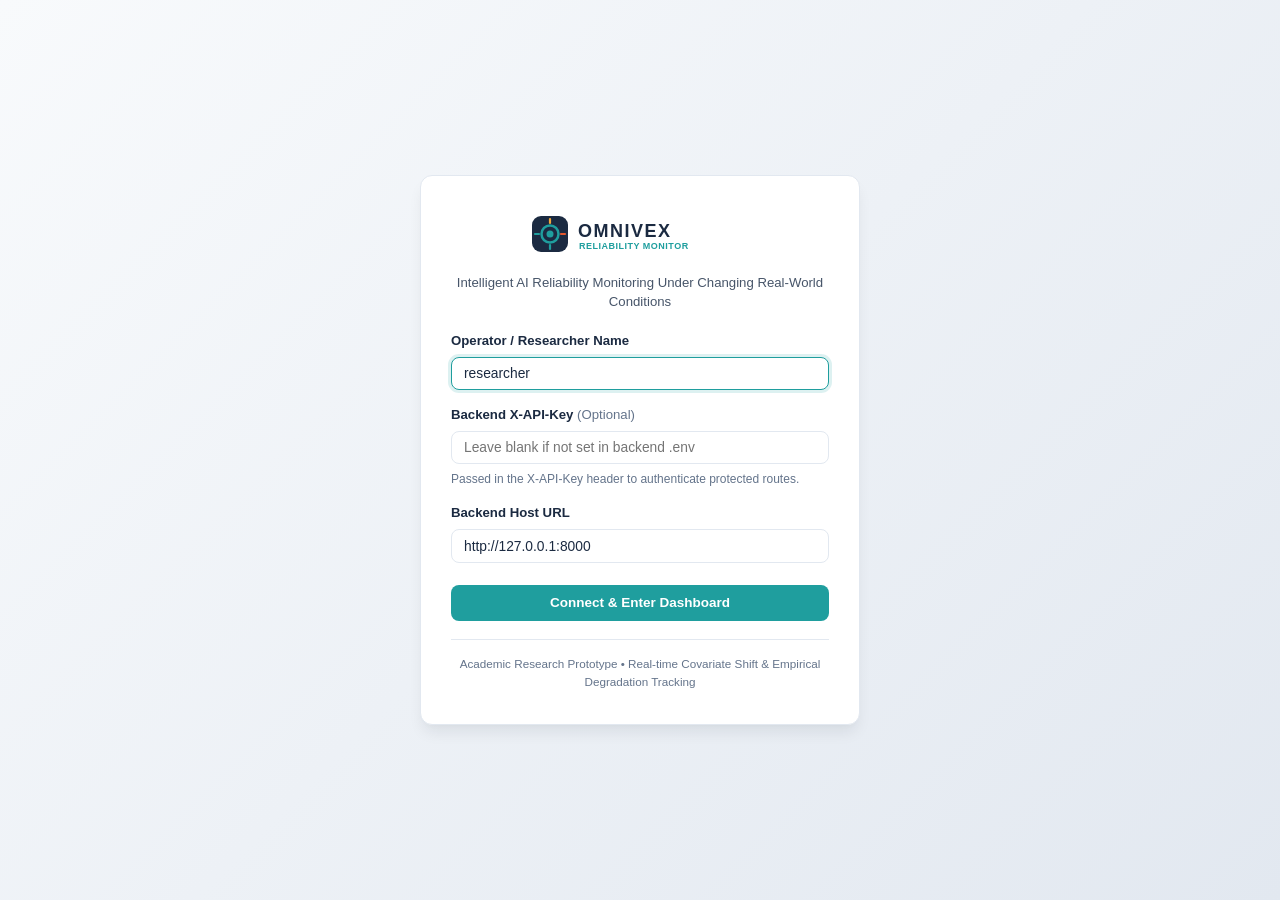
<file: frontend-web/index.html>
<!DOCTYPE html>
<html lang="en">
<head>
  <meta charset="UTF-8">
  <meta name="viewport" content="width=device-width, initial-scale=1.0">
  <title>OMNIVEX – Login & Connect</title>
  <link rel="icon" type="image/svg+xml" href="assets/favicon.svg">
  <link rel="stylesheet" href="css/styles.css">
</head>
<body class="login-page">

  <main class="login-card" role="main">
    <div class="login-header">
      <img src="assets/logo.svg" alt="OMNIVEX Logo">
      <p class="login-subtitle">Intelligent AI Reliability Monitoring Under Changing Real-World Conditions</p>
    </div>

    <div id="login-error-box" style="display: none; padding: 0.75rem 1rem; border-radius: 6px; background-color: var(--color-coral-subtle); border: 1px solid var(--color-coral-border); color: var(--color-coral-dark); font-size: 0.85rem;"></div>

    <form id="login-form">
      <div class="form-group">
        <label for="username" class="form-label">Operator / Researcher Name</label>
        <input type="text" id="username" class="form-control" placeholder="e.g. researcher" value="researcher" required autofocus>
      </div>

      <div class="form-group">
        <label for="api-key" class="form-label">Backend X-API-Key <span style="font-weight: normal; color: var(--text-muted);">(Optional)</span></label>
        <input type="password" id="api-key" class="form-control" placeholder="Leave blank if not set in backend .env">
        <span class="form-hint">Passed in the X-API-Key header to authenticate protected routes.</span>
      </div>

      <div class="form-group">
        <label for="base-url" class="form-label">Backend Host URL</label>
        <input type="url" id="base-url" class="form-control" value="http://127.0.0.1:8000" required>
      </div>

      <button type="submit" id="submit-btn" class="btn btn-primary" style="width: 100%; margin-top: 0.5rem;">
        Connect & Enter Dashboard
      </button>
    </form>

    <div style="text-align: center; font-size: 0.78rem; color: var(--text-muted); border-top: 1px solid var(--border-color); padding-top: 1rem;">
      Academic Research Prototype • Real-time Covariate Shift & Empirical Degradation Tracking
    </div>
  </main>

  <script type="module">
    import { auth } from "./js/core/auth.js";
    import { getApiBaseUrl } from "./js/api/config.js";

    // 1. If already authenticated, redirect straight to dashboard
    auth.redirectIfAuth();

    // 2. Prefill saved base URL
    const baseUrlInput = document.getElementById("base-url");
    if (baseUrlInput) {
      baseUrlInput.value = getApiBaseUrl();
    }

    // 3. Handle Login Submission
    const form = document.getElementById("login-form");
    const errorBox = document.getElementById("login-error-box");
    const submitBtn = document.getElementById("submit-btn");

    form.addEventListener("submit", async (e) => {
      e.preventDefault();
      errorBox.style.display = "none";
      submitBtn.disabled = true;
      submitBtn.textContent = "Verifying Backend Connection...";

      const username = document.getElementById("username").value.trim();
      const apiKey = document.getElementById("api-key").value.trim();
      const baseUrl = document.getElementById("base-url").value.trim();

      const result = await auth.login(username, apiKey, baseUrl);

      if (result.ok) {
        window.location.href = "app.html#/overview";
      } else {
        submitBtn.disabled = false;
        submitBtn.textContent = "Connect & Enter Dashboard";
        errorBox.textContent = result.error;
        errorBox.style.display = "block";
      }
    });
  </script>
</body>
</html>
</file>
<file: frontend-web/css/styles.css>
/**
 * OMNIVEX Design System
 * Palette: Navy (#1B2A41), Teal (#1F9E9E), Amber (#F2A93B), Coral (#E4572E)
 * Theme: Light, Clean, Academic, Calm
 */

:root {
  /* Brand Palette */
  --color-navy: #1B2A41;
  --color-navy-dark: #111B2B;
  --color-navy-subtle: rgba(27, 42, 65, 0.06);
  --color-navy-border: rgba(27, 42, 65, 0.14);

  --color-teal: #1F9E9E;
  --color-teal-dark: #177D7D;
  --color-teal-light: #32B6B6;
  --color-teal-subtle: rgba(31, 158, 158, 0.10);
  --color-teal-border: rgba(31, 158, 158, 0.25);

  --color-amber: #F2A93B;
  --color-amber-dark: #C6811E;
  --color-amber-subtle: rgba(242, 169, 59, 0.12);
  --color-amber-border: rgba(242, 169, 59, 0.30);

  --color-coral: #E4572E;
  --color-coral-dark: #BD3C17;
  --color-coral-subtle: rgba(228, 87, 46, 0.12);
  --color-coral-border: rgba(228, 87, 46, 0.28);

  /* Neutrals & Surfaces */
  --bg-page: #F8FAFC;
  --bg-surface: #FFFFFF;
  --bg-surface-elevated: #FFFFFF;
  --bg-surface-hover: #F1F5F9;
  --bg-subtle: #F1F5F9;

  --border-color: #E2E8F0;
  --border-color-strong: #CBD5E1;

  --text-primary: #1B2A41;
  --text-secondary: #475569;
  --text-muted: #64748B;
  --text-inverse: #FFFFFF;

  /* Typography */
  --font-sans: -apple-system, BlinkMacSystemFont, "Segoe UI", Roboto, "Helvetica Neue", Arial, sans-serif;
  --font-mono: ui-monospace, SFMono-Regular, Menlo, Monaco, Consolas, "Liberation Mono", "Courier New", monospace;

  /* Shadows */
  --shadow-sm: 0 1px 2px 0 rgba(15, 23, 42, 0.05);
  --shadow-md: 0 4px 6px -1px rgba(15, 23, 42, 0.07), 0 2px 4px -2px rgba(15, 23, 42, 0.04);
  --shadow-lg: 0 10px 15px -3px rgba(15, 23, 42, 0.08), 0 4px 6px -4px rgba(15, 23, 42, 0.03);
  --shadow-card: 0 2px 8px rgba(27, 42, 65, 0.05);

  /* Radii */
  --radius-sm: 4px;
  --radius-md: 8px;
  --radius-lg: 12px;
  --radius-full: 9999px;

  /* Layout */
  --sidebar-width: 250px;
  --header-height: 64px;
  --transition-fast: 150ms ease;
  --transition-normal: 250ms ease;
}

/* Base Reset & Box Sizing */
*, *::before, *::after {
  box-sizing: border-box;
  margin: 0;
  padding: 0;
}

html, body {
  height: 100%;
  font-family: var(--font-sans);
  background-color: var(--bg-page);
  color: var(--text-primary);
  font-size: 15px;
  line-height: 1.5;
  -webkit-font-smoothing: antialiased;
}

/* Typography Defaults */
h1, h2, h3, h4, h5, h6 {
  color: var(--color-navy);
  font-weight: 700;
  line-height: 1.25;
}

h1 { font-size: 1.65rem; }
h2 { font-size: 1.35rem; }
h3 { font-size: 1.15rem; }
h4 { font-size: 1.00rem; }

p {
  color: var(--text-secondary);
}

a {
  color: var(--color-teal);
  text-decoration: none;
  font-weight: 500;
}

a:hover {
  text-decoration: underline;
}

code, pre {
  font-family: var(--font-mono);
  font-size: 0.9em;
}

/* Layout Shells */
.app-container {
  display: flex;
  min-height: 100vh;
}

/* Sidebar */
.app-sidebar {
  width: var(--sidebar-width);
  background-color: var(--color-navy);
  color: var(--text-inverse);
  display: flex;
  flex-direction: column;
  position: fixed;
  top: 0;
  bottom: 0;
  left: 0;
  z-index: 40;
  box-shadow: 2px 0 10px rgba(0, 0, 0, 0.1);
  transition: transform var(--transition-normal);
}

.sidebar-brand {
  padding: 1.25rem 1.25rem 1.25rem;
  border-bottom: 1px solid rgba(255, 255, 255, 0.1);
  display: flex;
  align-items: center;
  justify-content: space-between;
}

.sidebar-logo {
  display: flex;
  align-items: center;
  gap: 0.75rem;
  text-decoration: none;
}

.sidebar-logo img {
  height: 34px;
  width: auto;
}

.sidebar-logo-text {
  font-size: 1.15rem;
  font-weight: 800;
  letter-spacing: 1px;
  color: #FFFFFF;
}

.sidebar-logo-sub {
  font-size: 0.65rem;
  color: var(--color-teal);
  font-weight: 700;
  letter-spacing: 0.5px;
  text-transform: uppercase;
}

.sidebar-nav {
  flex: 1;
  padding: 1rem 0.75rem;
  overflow-y: auto;
  display: flex;
  flex-direction: column;
  gap: 0.25rem;
}

.nav-section-title {
  font-size: 0.68rem;
  font-weight: 700;
  text-transform: uppercase;
  letter-spacing: 1px;
  color: rgba(255, 255, 255, 0.45);
  padding: 0.75rem 0.75rem 0.25rem;
}

.nav-link {
  display: flex;
  align-items: center;
  gap: 0.75rem;
  padding: 0.65rem 0.85rem;
  color: rgba(255, 255, 255, 0.75);
  border-radius: var(--radius-md);
  font-weight: 500;
  font-size: 0.92rem;
  transition: all var(--transition-fast);
}

.nav-link:hover {
  background-color: rgba(255, 255, 255, 0.08);
  color: #FFFFFF;
  text-decoration: none;
}

.nav-link.active {
  background-color: var(--color-teal);
  color: #FFFFFF;
  font-weight: 600;
  box-shadow: 0 2px 6px rgba(31, 158, 158, 0.4);
}

.nav-icon {
  width: 18px;
  height: 18px;
  display: inline-flex;
  align-items: center;
  justify-content: center;
  flex-shrink: 0;
}

.sidebar-footer {
  padding: 1rem 1.25rem;
  border-top: 1px solid rgba(255, 255, 255, 0.1);
  display: flex;
  flex-direction: column;
  gap: 0.5rem;
}

.sidebar-user {
  display: flex;
  align-items: center;
  justify-content: space-between;
  font-size: 0.82rem;
  color: rgba(255, 255, 255, 0.8);
}

.user-badge {
  display: flex;
  align-items: center;
  gap: 0.5rem;
}

.user-dot {
  width: 8px;
  height: 8px;
  border-radius: 50%;
  background-color: var(--color-teal);
}

.logout-btn {
  background: transparent;
  border: 1px solid rgba(255, 255, 255, 0.2);
  color: rgba(255, 255, 255, 0.8);
  padding: 0.4rem 0.75rem;
  border-radius: var(--radius-sm);
  cursor: pointer;
  font-size: 0.8rem;
  display: flex;
  align-items: center;
  justify-content: center;
  gap: 0.4rem;
  transition: background var(--transition-fast);
}

.logout-btn:hover {
  background: rgba(228, 87, 46, 0.2);
  border-color: var(--color-coral);
  color: #FFFFFF;
}

/* Main Content Area */
.app-main {
  flex: 1;
  margin-left: var(--sidebar-width);
  display: flex;
  flex-direction: column;
  min-height: 100vh;
}

/* Header */
.app-header {
  height: var(--header-height);
  background-color: var(--bg-surface);
  border-bottom: 1px solid var(--border-color);
  padding: 0 1.75rem;
  display: flex;
  align-items: center;
  justify-content: space-between;
  position: sticky;
  top: 0;
  z-index: 30;
}

.header-left {
  display: flex;
  align-items: center;
  gap: 1rem;
}

.mobile-menu-btn {
  display: none;
  background: none;
  border: none;
  cursor: pointer;
  color: var(--color-navy);
  font-size: 1.25rem;
}

.page-title-group h1 {
  font-size: 1.25rem;
  font-weight: 700;
}

.page-subtitle {
  font-size: 0.82rem;
  color: var(--text-muted);
}

.header-right {
  display: flex;
  align-items: center;
  gap: 1rem;
}

.backend-status-pill {
  display: inline-flex;
  align-items: center;
  gap: 0.45rem;
  padding: 0.3rem 0.75rem;
  border-radius: var(--radius-full);
  font-size: 0.78rem;
  font-weight: 600;
  border: 1px solid var(--border-color);
  background-color: var(--bg-subtle);
  color: var(--text-secondary);
}

.backend-status-pill.online {
  background-color: var(--color-teal-subtle);
  border-color: var(--color-teal-border);
  color: var(--color-teal-dark);
}

.backend-status-pill.offline {
  background-color: var(--color-coral-subtle);
  border-color: var(--color-coral-border);
  color: var(--color-coral-dark);
}

.status-dot {
  width: 7px;
  height: 7px;
  border-radius: 50%;
  background-color: currentColor;
}

/* Page Body Container */
.page-body {
  padding: 1.75rem;
  flex: 1;
  max-width: 1400px;
  width: 100%;
}

/* View Header / Intro */
.view-intro {
  margin-bottom: 1.5rem;
  display: flex;
  flex-direction: column;
  gap: 0.25rem;
}

.view-intro h2 {
  font-size: 1.35rem;
}

.view-intro p {
  color: var(--text-secondary);
  font-size: 0.95rem;
}

/* Cards & Surfaces */
.card {
  background-color: var(--bg-surface);
  border: 1px solid var(--border-color);
  border-radius: var(--radius-lg);
  box-shadow: var(--shadow-card);
  padding: 1.35rem;
  margin-bottom: 1.5rem;
  transition: border-color var(--transition-fast);
}

.card-header {
  display: flex;
  align-items: center;
  justify-content: space-between;
  margin-bottom: 1rem;
  padding-bottom: 0.75rem;
  border-bottom: 1px solid var(--border-color);
}

.card-title {
  font-size: 1.05rem;
  font-weight: 700;
  color: var(--color-navy);
}

.card-subtitle {
  font-size: 0.85rem;
  color: var(--text-muted);
}

/* Grid Layouts */
.grid-2 {
  display: grid;
  grid-template-columns: repeat(2, minmax(0, 1fr));
  gap: 1.25rem;
}

.grid-3 {
  display: grid;
  grid-template-columns: repeat(3, minmax(0, 1fr));
  gap: 1.25rem;
}

.grid-4 {
  display: grid;
  grid-template-columns: repeat(4, minmax(0, 1fr));
  gap: 1.25rem;
}

/* Metric Card */
.metric-card {
  background-color: var(--bg-surface);
  border: 1px solid var(--border-color);
  border-radius: var(--radius-lg);
  padding: 1.25rem;
  display: flex;
  flex-direction: column;
  gap: 0.4rem;
  box-shadow: var(--shadow-sm);
  position: relative;
  overflow: hidden;
}

.metric-card::before {
  content: "";
  position: absolute;
  top: 0;
  left: 0;
  width: 4px;
  height: 100%;
  background-color: var(--border-color-strong);
}

.metric-card.healthy::before { background-color: var(--color-teal); }
.metric-card.warning::before { background-color: var(--color-amber); }
.metric-card.critical::before { background-color: var(--color-coral); }
.metric-card.navy::before { background-color: var(--color-navy); }

.metric-label {
  font-size: 0.82rem;
  font-weight: 600;
  text-transform: uppercase;
  letter-spacing: 0.5px;
  color: var(--text-muted);
}

.metric-value {
  font-size: 1.75rem;
  font-weight: 800;
  color: var(--color-navy);
  line-height: 1.15;
}

.metric-sub {
  font-size: 0.82rem;
  color: var(--text-secondary);
}

/* Status Badges */
.status-badge {
  display: inline-flex;
  align-items: center;
  gap: 0.4rem;
  padding: 0.25rem 0.65rem;
  border-radius: var(--radius-full);
  font-size: 0.8rem;
  font-weight: 600;
  line-height: 1;
  border: 1px solid transparent;
  white-space: nowrap;
}

/* Reliability States */
.status-NORMAL {
  background-color: var(--color-teal-subtle);
  border-color: var(--color-teal-border);
  color: var(--color-teal-dark);
}

.status-DRIFT_DETECTED {
  background-color: var(--color-amber-subtle);
  border-color: var(--color-amber-border);
  color: var(--color-amber-dark);
}

.status-PERFORMANCE_DEGRADATION {
  background-color: var(--color-coral-subtle);
  border-color: var(--color-coral-border);
  color: var(--color-coral-dark);
}

.status-DRIFT_AND_PERFORMANCE_DEGRADATION {
  background-color: var(--color-coral-subtle);
  border-color: var(--color-coral-border);
  color: var(--color-coral-dark);
}

.status-INSUFFICIENT_DATA {
  background-color: var(--color-navy-subtle);
  border-color: var(--color-navy-border);
  color: var(--color-navy);
}

.status-MONITORING_ERROR {
  background-color: var(--color-coral-subtle);
  border-color: var(--color-coral-border);
  color: var(--color-coral-dark);
}

/* Alert Severities */
.severity-critical {
  background-color: var(--color-coral-subtle);
  border-color: var(--color-coral-border);
  color: var(--color-coral-dark);
}

.severity-warning {
  background-color: var(--color-amber-subtle);
  border-color: var(--color-amber-border);
  color: var(--color-amber-dark);
}

.severity-info {
  background-color: var(--color-teal-subtle);
  border-color: var(--color-teal-border);
  color: var(--color-teal-dark);
}

/* Form Controls & Inputs */
.form-group {
  display: flex;
  flex-direction: column;
  gap: 0.4rem;
  margin-bottom: 1rem;
}

.form-label {
  font-size: 0.88rem;
  font-weight: 600;
  color: var(--color-navy);
}

.form-hint {
  font-size: 0.8rem;
  color: var(--text-muted);
}

.form-control, .form-select {
  width: 100%;
  padding: 0.55rem 0.8rem;
  border: 1px solid var(--border-color);
  border-radius: var(--radius-md);
  background-color: var(--bg-surface);
  color: var(--text-primary);
  font-family: inherit;
  font-size: 0.92rem;
  transition: border-color var(--transition-fast), box-shadow var(--transition-fast);
}

.form-control:focus, .form-select:focus {
  outline: none;
  border-color: var(--color-teal);
  box-shadow: 0 0 0 3px rgba(31, 158, 158, 0.15);
}

/* Buttons */
.btn {
  display: inline-flex;
  align-items: center;
  justify-content: center;
  gap: 0.5rem;
  padding: 0.55rem 1.15rem;
  border-radius: var(--radius-md);
  font-size: 0.9rem;
  font-weight: 600;
  font-family: inherit;
  cursor: pointer;
  border: 1px solid transparent;
  transition: all var(--transition-fast);
  text-decoration: none;
  line-height: 1.25;
}

.btn-primary {
  background-color: var(--color-teal);
  color: #FFFFFF;
}

.btn-primary:hover {
  background-color: var(--color-teal-dark);
  text-decoration: none;
}

.btn-secondary {
  background-color: var(--color-navy);
  color: #FFFFFF;
}

.btn-secondary:hover {
  background-color: var(--color-navy-dark);
  text-decoration: none;
}

.btn-outline {
  background-color: transparent;
  border-color: var(--border-color-strong);
  color: var(--text-primary);
}

.btn-outline:hover {
  background-color: var(--bg-surface-hover);
  text-decoration: none;
}

.btn-danger {
  background-color: var(--color-coral);
  color: #FFFFFF;
}

.btn-danger:hover {
  background-color: var(--color-coral-dark);
}

.btn-sm {
  padding: 0.35rem 0.65rem;
  font-size: 0.8rem;
  border-radius: var(--radius-sm);
}

.btn:disabled {
  opacity: 0.6;
  cursor: not-allowed;
}

/* Tables */
.table-container {
  width: 100%;
  overflow-x: auto;
  border: 1px solid var(--border-color);
  border-radius: var(--radius-md);
  background-color: var(--bg-surface);
}

.table {
  width: 100%;
  border-collapse: collapse;
  text-align: left;
  font-size: 0.88rem;
}

.table th {
  background-color: var(--bg-subtle);
  color: var(--color-navy);
  font-weight: 700;
  padding: 0.75rem 1rem;
  border-bottom: 1px solid var(--border-color);
  white-space: nowrap;
}

.table th.sortable {
  cursor: pointer;
  user-select: none;
}

.table th.sortable:hover {
  background-color: var(--border-color);
}

.table td {
  padding: 0.75rem 1rem;
  border-bottom: 1px solid var(--border-color);
  color: var(--text-secondary);
  vertical-align: middle;
}

.table tr:last-child td {
  border-bottom: none;
}

.table tr:hover td {
  background-color: var(--bg-surface-hover);
}

/* File Upload Drag-and-Drop Area */
.upload-dropzone {
  border: 2px dashed var(--border-color-strong);
  border-radius: var(--radius-lg);
  padding: 2.25rem 1.5rem;
  text-align: center;
  background-color: var(--bg-subtle);
  cursor: pointer;
  transition: all var(--transition-fast);
  display: flex;
  flex-direction: column;
  align-items: center;
  gap: 0.75rem;
}

.upload-dropzone:hover, .upload-dropzone.dragover {
  border-color: var(--color-teal);
  background-color: var(--color-teal-subtle);
}

.upload-icon {
  font-size: 2.5rem;
  color: var(--color-teal);
}

/* State Renderers: Empty, Error, Loading */
.state-box {
  padding: 2.5rem 1.5rem;
  text-align: center;
  display: flex;
  flex-direction: column;
  align-items: center;
  gap: 0.75rem;
  background-color: var(--bg-surface);
  border: 1px solid var(--border-color);
  border-radius: var(--radius-lg);
}

.state-icon {
  font-size: 2.25rem;
  line-height: 1;
}

.state-box.error {
  border-color: var(--color-coral-border);
  background-color: var(--color-coral-subtle);
}

.state-box.error .state-title {
  color: var(--color-coral);
}

.state-box.offline {
  border-color: var(--color-coral-border);
  background-color: var(--color-coral-subtle);
}

.state-title {
  font-size: 1.15rem;
  font-weight: 700;
  color: var(--color-navy);
}

.state-description {
  font-size: 0.9rem;
  color: var(--text-secondary);
  max-width: 500px;
}

/* Spinner */
.spinner {
  width: 32px;
  height: 32px;
  border: 3px solid rgba(31, 158, 158, 0.2);
  border-top-color: var(--color-teal);
  border-radius: 50%;
  animation: spin 0.8s linear infinite;
}

@keyframes spin {
  to { transform: rotate(360deg); }
}

/* Toasts / Floating Notifications */
.toast-container {
  position: fixed;
  bottom: 1.5rem;
  right: 1.5rem;
  display: flex;
  flex-direction: column;
  gap: 0.5rem;
  z-index: 100;
}

.toast {
  padding: 0.8rem 1.25rem;
  border-radius: var(--radius-md);
  box-shadow: var(--shadow-lg);
  font-size: 0.88rem;
  font-weight: 500;
  display: flex;
  align-items: center;
  gap: 0.75rem;
  color: #FFFFFF;
  animation: slideIn 0.25s ease-out;
  min-width: 280px;
  max-width: 420px;
}

.toast.success { background-color: var(--color-teal-dark); }
.toast.error { background-color: var(--color-coral); }
.toast.warning { background-color: var(--color-amber-dark); }
.toast.info { background-color: var(--color-navy); }

@keyframes slideIn {
  from { transform: translateY(100%); opacity: 0; }
  to { transform: translateY(0); opacity: 1; }
}

/* Modals & Dialogs */
.modal-backdrop {
  position: fixed;
  top: 0;
  left: 0;
  right: 0;
  bottom: 0;
  background-color: rgba(27, 42, 65, 0.5);
  display: flex;
  align-items: center;
  justify-content: center;
  z-index: 90;
  backdrop-filter: blur(2px);
  padding: 1.5rem;
}

.modal-content {
  background-color: var(--bg-surface);
  border-radius: var(--radius-lg);
  box-shadow: var(--shadow-lg);
  width: 100%;
  max-width: 600px;
  max-height: 85vh;
  display: flex;
  flex-direction: column;
  overflow: hidden;
}

.modal-header {
  padding: 1.25rem 1.5rem;
  border-bottom: 1px solid var(--border-color);
  display: flex;
  align-items: center;
  justify-content: space-between;
}

.modal-body {
  padding: 1.5rem;
  overflow-y: auto;
}

.modal-footer {
  padding: 1rem 1.5rem;
  border-top: 1px solid var(--border-color);
  display: flex;
  align-items: center;
  justify-content: flex-end;
  gap: 0.75rem;
  background-color: var(--bg-subtle);
}

/* Login Page Specific Layout */
.login-page {
  min-height: 100vh;
  display: flex;
  align-items: center;
  justify-content: center;
  background: linear-gradient(135deg, #F8FAFC 0%, #E2E8F0 100%);
  padding: 1.5rem;
}

.login-card {
  width: 100%;
  max-width: 440px;
  background: var(--bg-surface);
  border: 1px solid var(--border-color);
  border-radius: var(--radius-lg);
  box-shadow: var(--shadow-lg);
  padding: 2.25rem 2rem;
  display: flex;
  flex-direction: column;
  gap: 1.25rem;
}

.login-header {
  text-align: center;
  display: flex;
  flex-direction: column;
  align-items: center;
  gap: 0.5rem;
}

.login-header img {
  height: 48px;
  margin-bottom: 0.5rem;
}

.login-subtitle {
  font-size: 0.88rem;
  color: var(--text-secondary);
}

/* Charts container */
.chart-box {
  min-height: 320px;
  width: 100%;
}

/* Responsive Rules */
@media (max-width: 992px) {
  .app-sidebar {
    transform: translateX(-100%);
  }

  .app-sidebar.open {
    transform: translateX(0);
  }

  .app-main {
    margin-left: 0;
  }

  .mobile-menu-btn {
    display: block;
  }

  .grid-4, .grid-3 {
    grid-template-columns: repeat(2, minmax(0, 1fr));
  }
}

@media (max-width: 640px) {
  .grid-4, .grid-3, .grid-2 {
    grid-template-columns: 1fr;
  }

  .page-body {
    padding: 1rem;
  }

  .app-header {
    padding: 0 1rem;
  }
}
</file>
